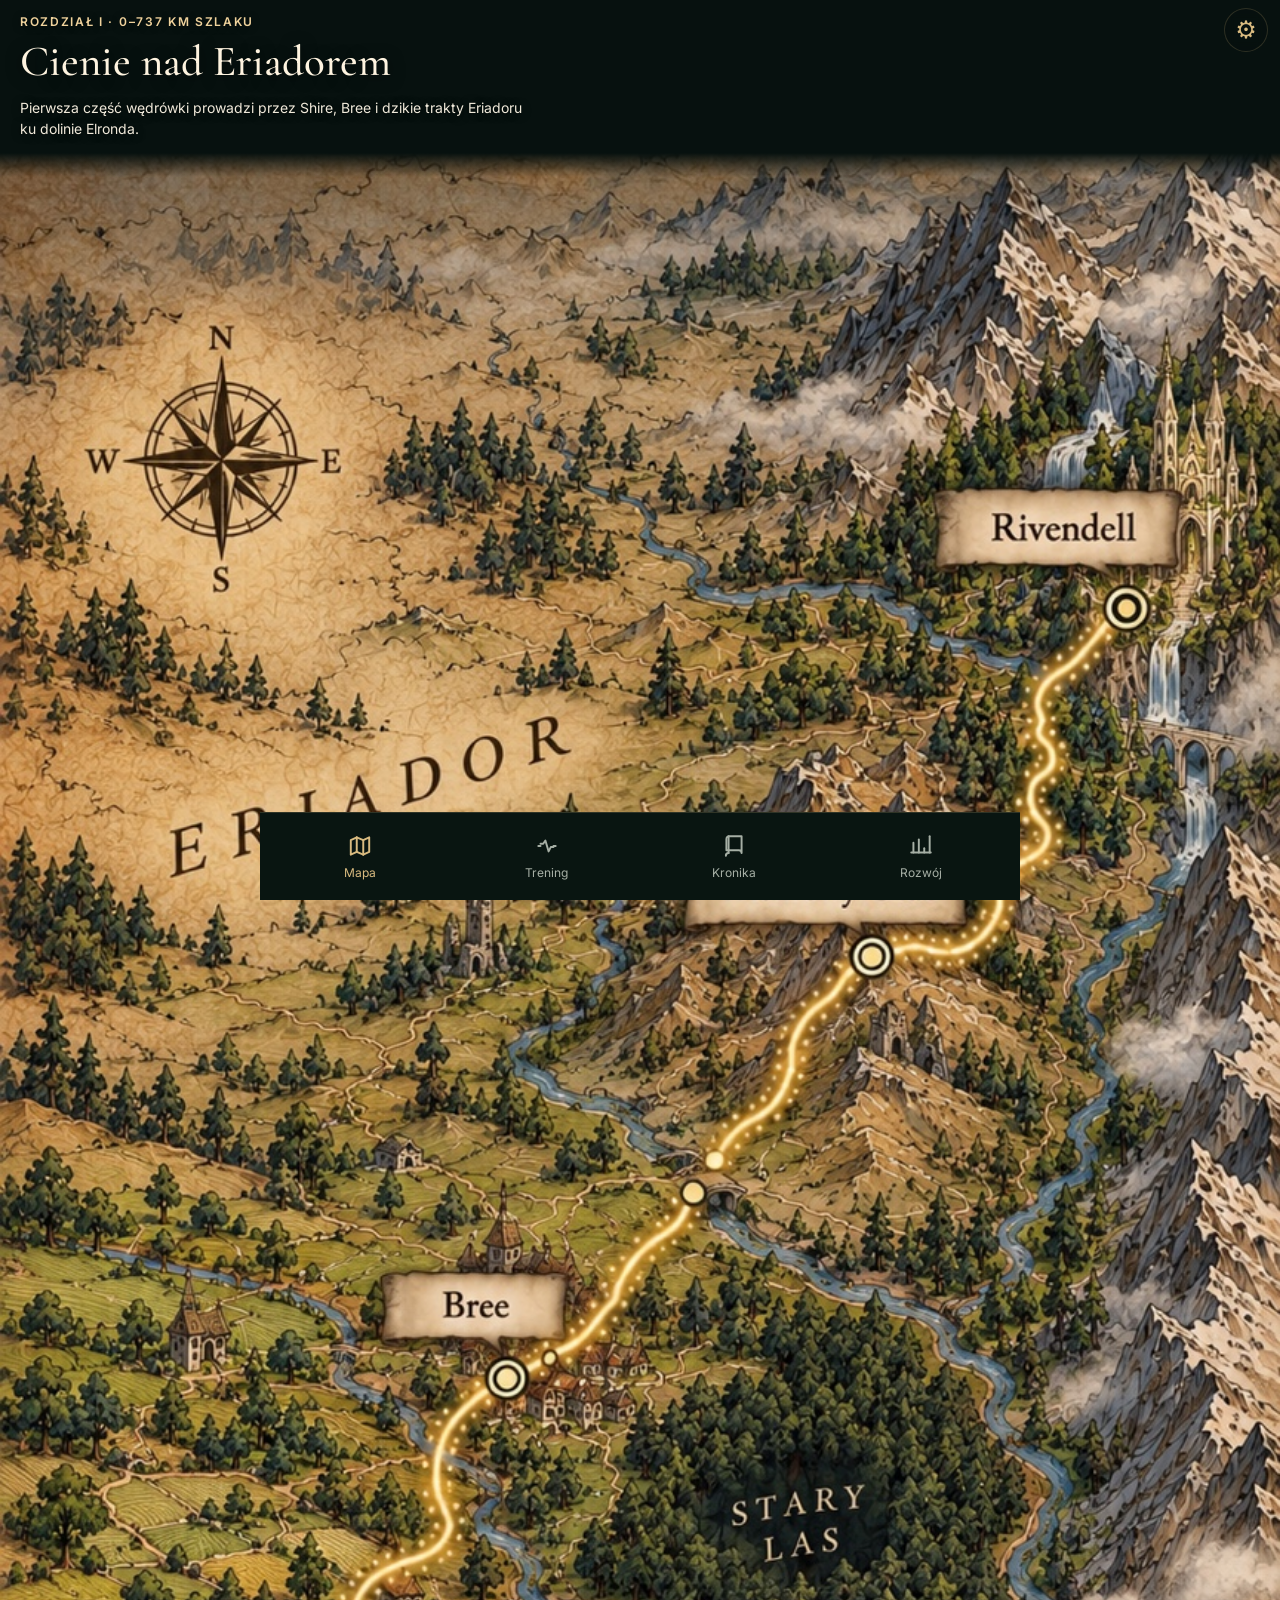
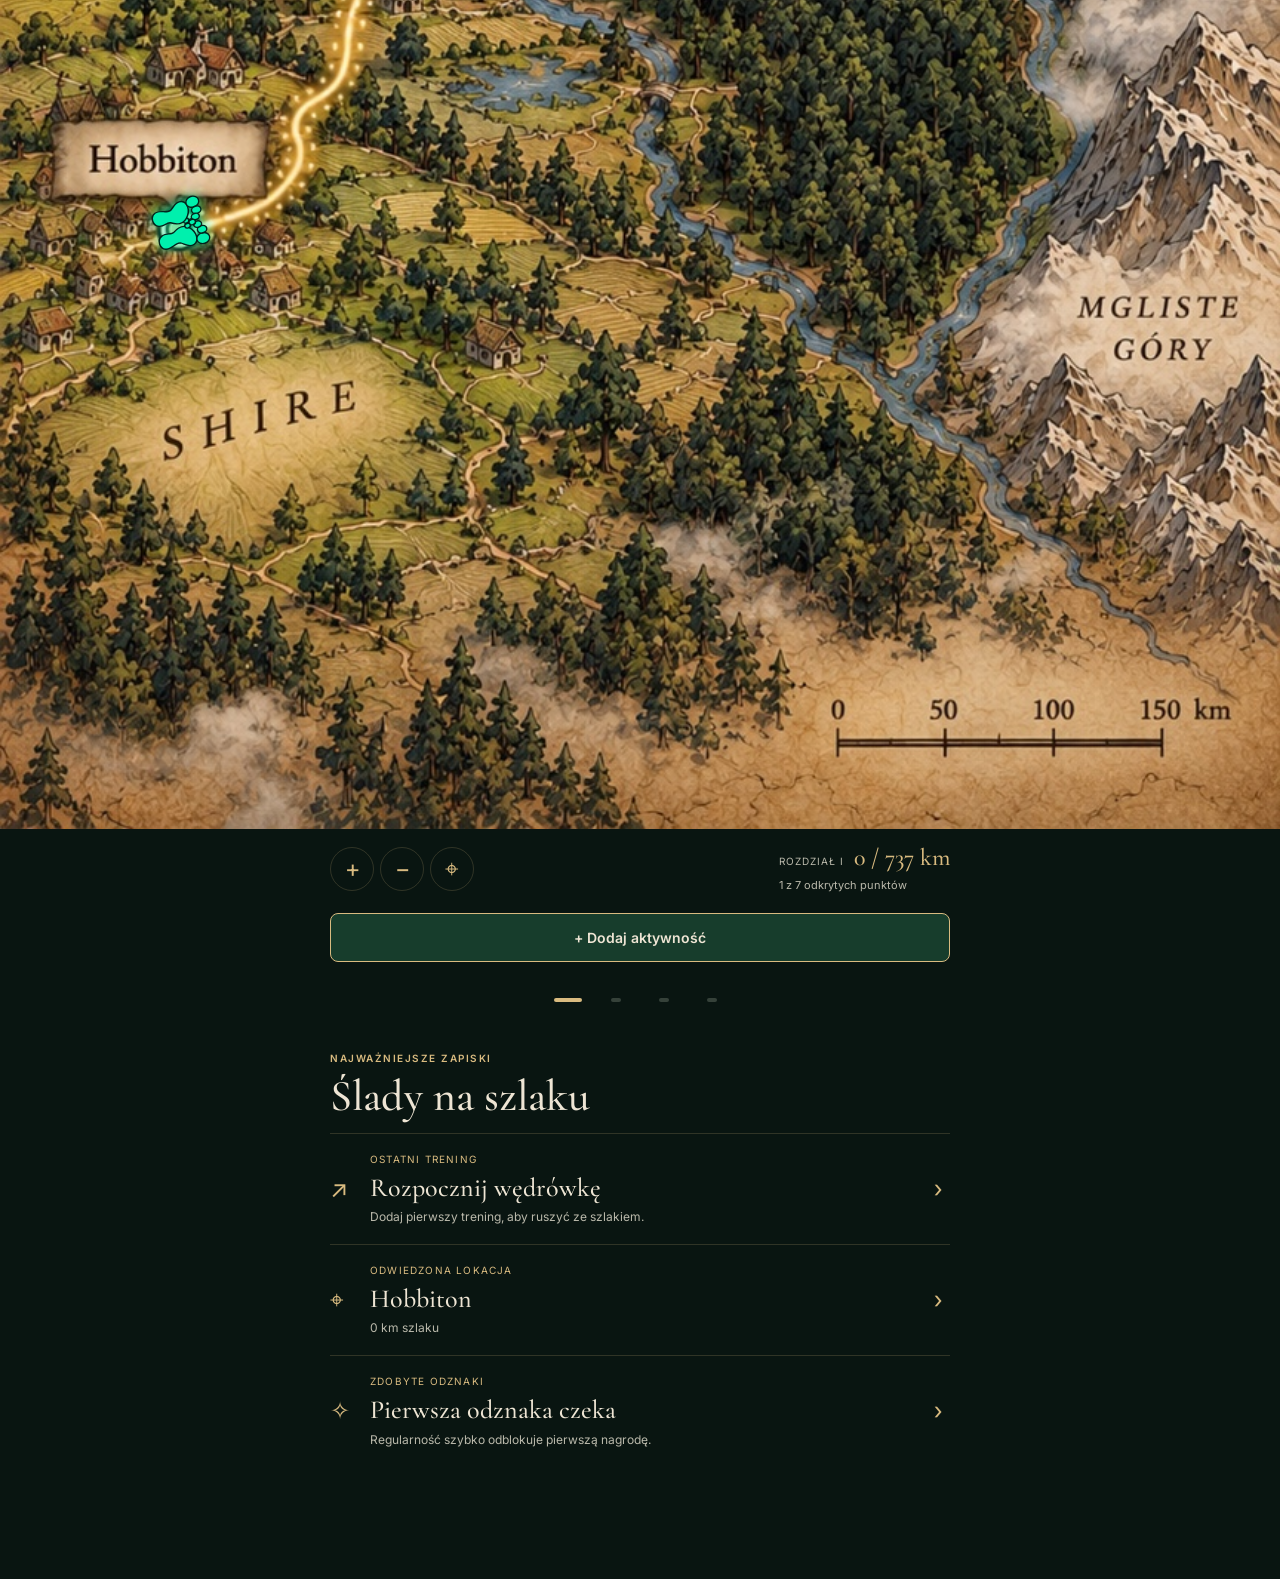
<file: index.html>
<!doctype html><html lang="pl"><head><meta charset="utf-8"><meta name="viewport" content="width=device-width,initial-scale=1,viewport-fit=cover,interactive-widget=resizes-content"><meta name="theme-color" content="#07110f"><meta name="apple-mobile-web-app-capable" content="yes"><meta name="apple-mobile-web-app-status-bar-style" content="black-translucent"><meta name="apple-mobile-web-app-title" content="Śródziemie"><title>Śródziemie · Droga Pierścienia</title><link rel="manifest" href="./manifest.webmanifest?v=20261022-2"><link rel="icon" href="./icon-192.png?v=20261022-2" type="image/svg+xml"><link rel="apple-touch-icon" href="./icon-180.png?v=20261022-2"><link rel="preconnect" href="https://fonts.googleapis.com"><link rel="preconnect" href="https://fonts.gstatic.com" crossorigin><link href="https://fonts.googleapis.com/css2?family=Cormorant+Garamond:wght@400;500;600;700&family=Inter:wght@400;500;600;700&display=swap" rel="stylesheet"><link rel="stylesheet" href="./style.css?v=20261023-footsteps-fix3"></head><body><div class="app"><header class="top"><div><small id="eyebrow">WYPRAWA I • DROGA FRODA</small><h1 id="pageTitle">Droga Pierścienia</h1></div><button class="icon-btn" id="settingsBtn" aria-label="Ustawienia">⚙</button></header><main id="screen"></main><nav class="bottom" aria-label="Nawigacja"><button data-view="map" class="active"><span class="nav-icon" aria-hidden="true"><svg viewBox="0 0 24 24" fill="none" stroke="currentColor" stroke-width="1.8" stroke-linecap="round" stroke-linejoin="round"><path d="M3.5 6.5 9 4l6 2.5L20.5 4v13.5L15 20l-6-2.5L3.5 20V6.5Z"/><path d="M9 4v13.5"/><path d="M15 6.5V20"/></svg></span><em>Mapa</em></button><button data-view="training"><span class="nav-icon" aria-hidden="true"><svg viewBox="0 0 24 24" fill="none" stroke="currentColor" stroke-width="1.8" stroke-linecap="round" stroke-linejoin="round"><path d="M6 10h2.5l2-3 3 10 2-4H18"/><path d="M4 12h2"/><path d="M18 12h2"/></svg></span><em>Trening</em></button><button data-view="chronicle"><span class="nav-icon" aria-hidden="true"><svg viewBox="0 0 24 24" fill="none" stroke="currentColor" stroke-width="1.8" stroke-linecap="round" stroke-linejoin="round"><path d="M5 5.5A2.5 2.5 0 0 1 7.5 3H19v15.5a2.5 2.5 0 0 0-2.5-2.5H5Z"/><path d="M7 3v15.5"/><path d="M7 18.5A2.5 2.5 0 0 0 4.5 21"/></svg></span><em>Kronika</em></button><button data-view="growth"><span class="nav-icon" aria-hidden="true"><svg viewBox="0 0 24 24" fill="none" stroke="currentColor" stroke-width="1.8" stroke-linecap="round" stroke-linejoin="round"><path d="M5 18V9"/><path d="M10 18V6"/><path d="M15 18v-4"/><path d="M20 18V3"/><path d="M3 18h18"/></svg></span><em>Rozwój</em></button></nav></div><div class="overlay" id="overlay" hidden><div class="sheet" id="sheet"></div></div><input id="importFile" type="file" accept="application/json,.json" hidden><script>window.addEventListener('error', function(e){ var target=document.getElementById('screen'); if(target && !target.children.length){ target.innerHTML='<section class="app-error"><h2>Nie udało się otworzyć mapy</h2><p>Nie straciłaś danych treningowych. Poniższy komunikat pomoże nam znaleźć przyczynę:</p><pre id="errorInfo"></pre></section>'; document.getElementById('errorInfo').textContent=String(e.message||'Błąd ładowania'); }});</script><script src="./app.js?v=20261023-footsteps-fix3" defer></script></body></html>
</file>
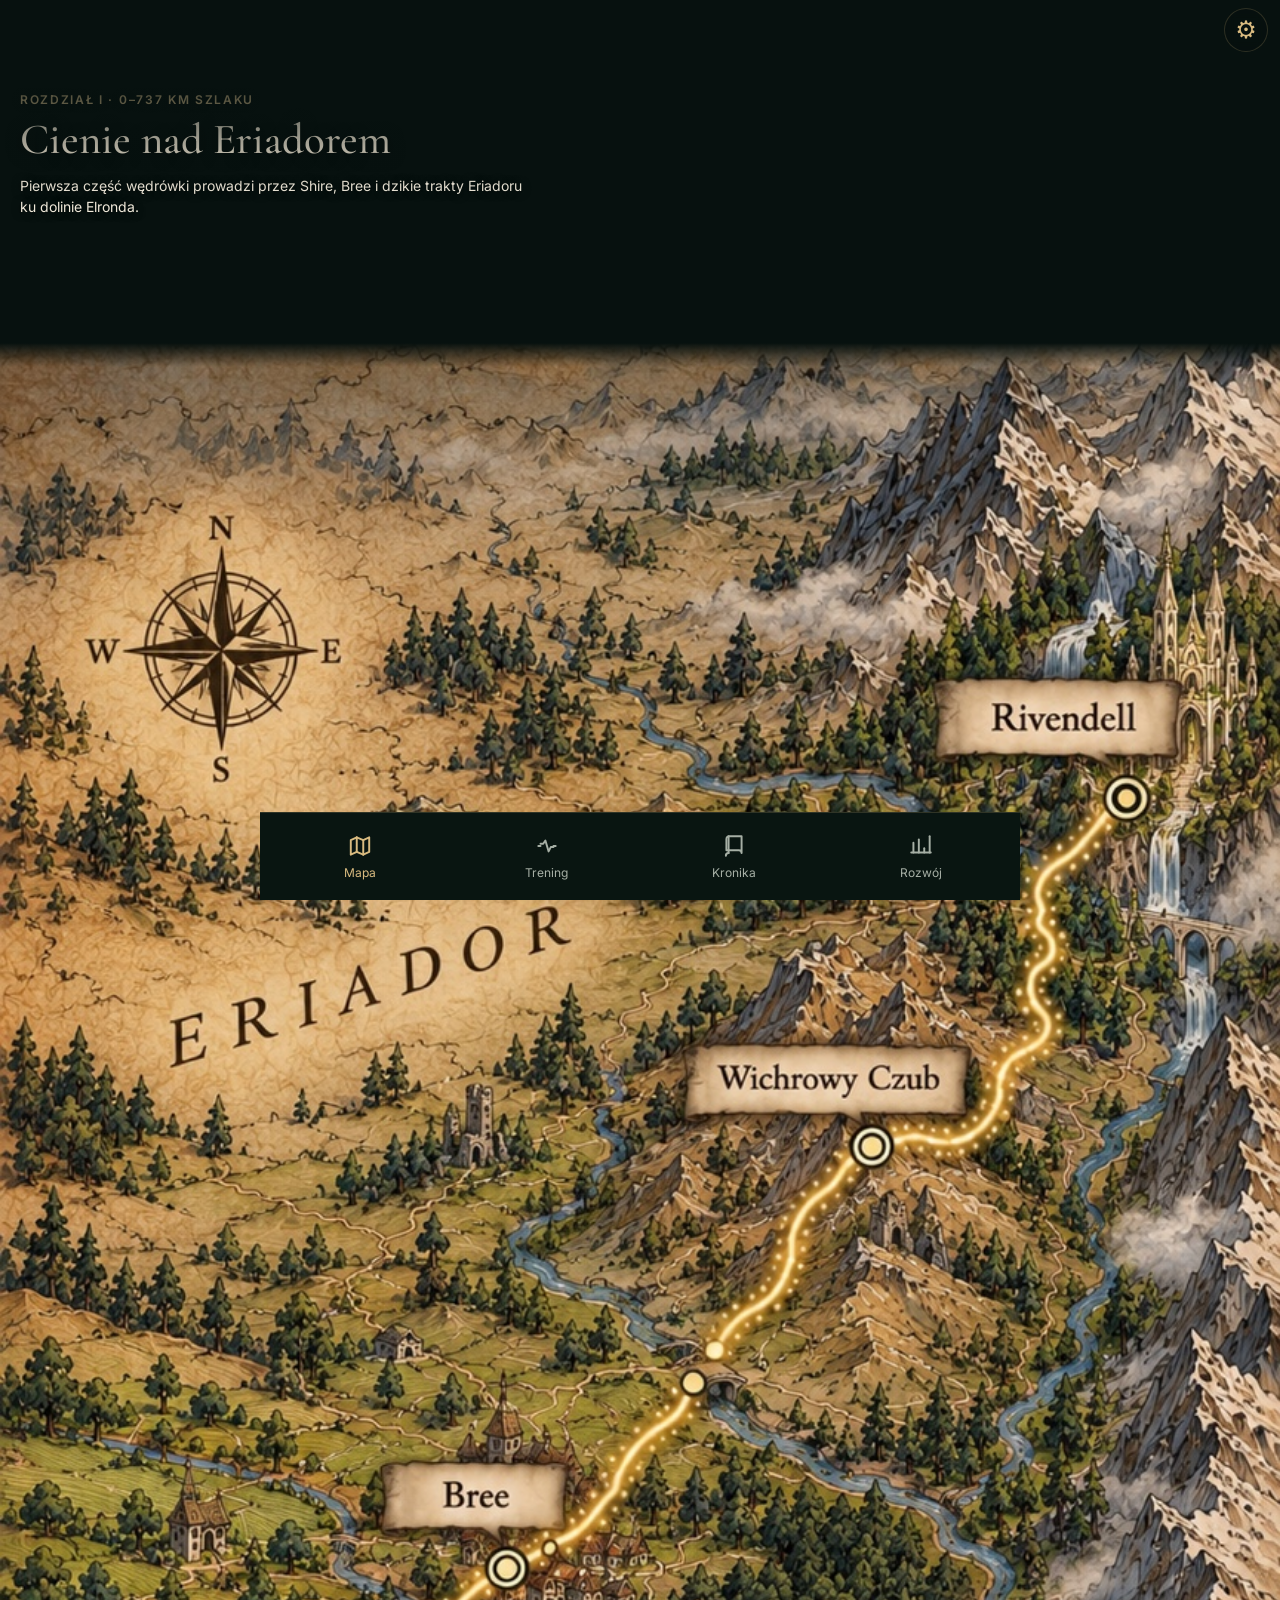
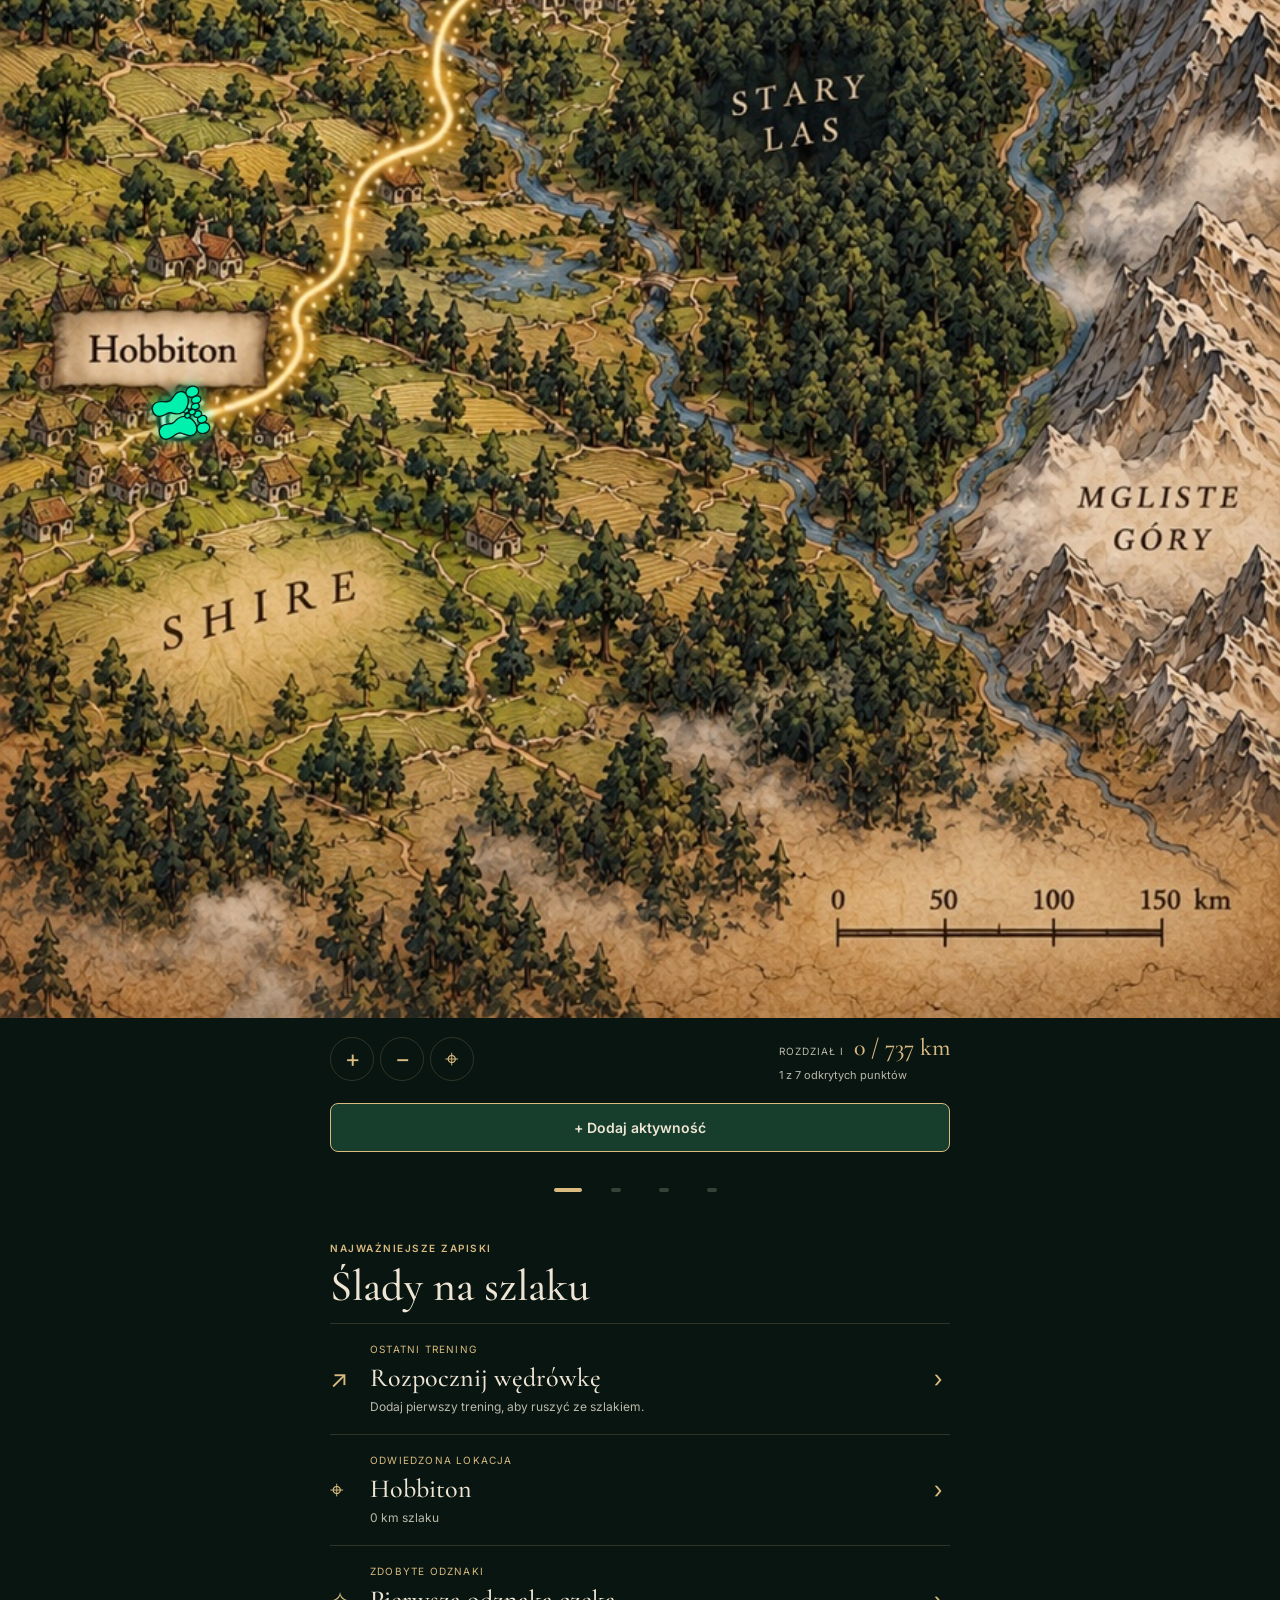
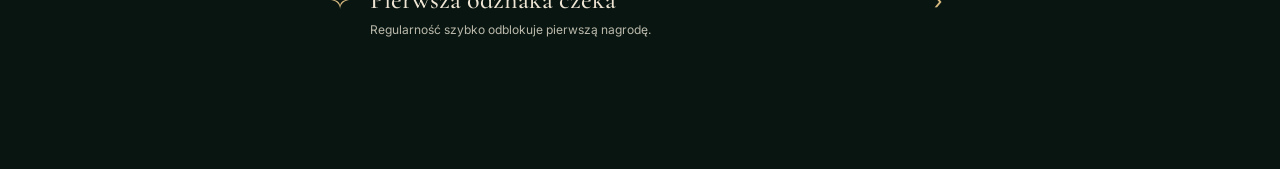
<file: Srodziemie-index-v12.html>
<!doctype html><html lang="pl"><head><meta charset="utf-8"><meta name="viewport" content="width=device-width,initial-scale=1,viewport-fit=cover,interactive-widget=resizes-content"><meta name="theme-color" content="#07110f"><meta name="apple-mobile-web-app-capable" content="yes"><meta name="apple-mobile-web-app-status-bar-style" content="black-translucent"><meta name="apple-mobile-web-app-title" content="Śródziemie"><title>Śródziemie · Droga Pierścienia</title><link rel="manifest" href="./manifest.webmanifest"><link rel="icon" href="./icon.svg" type="image/svg+xml"><link rel="apple-touch-icon" href="./icon-180.png"><link rel="preconnect" href="https://fonts.googleapis.com"><link rel="preconnect" href="https://fonts.gstatic.com" crossorigin><link href="https://fonts.googleapis.com/css2?family=Cormorant+Garamond:wght@400;500;600;700&family=Inter:wght@400;500;600;700&display=swap" rel="stylesheet"><link rel="stylesheet" href="./style.css?v=5.12">
<style id="map-header-refinement-v12">
/* Zsuń ilustracje niżej, zachowując proporcje i aktualny rozmiar tekstu. */
body.view-map .map-hero{padding-top:0!important;background:#07110f}
body.view-map .map-hero .map-stage{margin:clamp(108px,14vh,148px) 0 0!important;overflow:hidden;aspect-ratio:2/3}
body.view-map .map-hero .map-stage[data-chapter="1"]{aspect-ratio:9/16}
body.view-map .map-hero .map-art{inset:0;width:100%;height:100%}
body.view-map .map-hero .map-landscape{display:block;width:100%;height:100%;object-fit:contain!important;object-position:center top}
body.view-map .map-hero::before{
 content:"";position:absolute;inset:0 0 auto;height:clamp(185px,22vh,240px);
 z-index:2;pointer-events:none;
 background:linear-gradient(to bottom,
 rgba(7,17,15,.94) 0%,rgba(7,17,15,.86) 26%,
 rgba(7,17,15,.58) 58%,rgba(7,17,15,.18) 84%,
 rgba(7,17,15,0) 100%);
}
body.view-map .map-hero .map-copy{padding-top:clamp(86px,10vh,116px);padding-bottom:0;pointer-events:none}
body.view-map .map-hero .map-copy::before{background:none!important}
body.view-map .map-hero .map-copy .eyebrow{font-size:clamp(10px,2.5vw,12px);letter-spacing:.14em;margin-bottom:7px}
body.view-map .map-hero .map-copy h2{font-size:clamp(31px,7.7vw,43px);line-height:1.08;max-width:13em;margin-bottom:12px}
body.view-map .map-hero .map-copy p{font-size:clamp(12px,3.05vw,14px);line-height:1.5;max-width:37em}
</style></head><body><div class="app"><header class="top"><div><small id="eyebrow">WYPRAWA I • DROGA FRODA</small><h1 id="pageTitle">Droga Pierścienia</h1></div><button class="icon-btn" id="settingsBtn" aria-label="Ustawienia">⚙</button></header><main id="screen"></main><nav class="bottom" aria-label="Nawigacja"><button data-view="map" class="active"><span class="nav-icon" aria-hidden="true"><svg viewBox="0 0 24 24" fill="none" stroke="currentColor" stroke-width="1.8" stroke-linecap="round" stroke-linejoin="round"><path d="M3.5 6.5 9 4l6 2.5L20.5 4v13.5L15 20l-6-2.5L3.5 20V6.5Z"/><path d="M9 4v13.5"/><path d="M15 6.5V20"/></svg></span><em>Mapa</em></button><button data-view="training"><span class="nav-icon" aria-hidden="true"><svg viewBox="0 0 24 24" fill="none" stroke="currentColor" stroke-width="1.8" stroke-linecap="round" stroke-linejoin="round"><path d="M6 10h2.5l2-3 3 10 2-4H18"/><path d="M4 12h2"/><path d="M18 12h2"/></svg></span><em>Trening</em></button><button data-view="chronicle"><span class="nav-icon" aria-hidden="true"><svg viewBox="0 0 24 24" fill="none" stroke="currentColor" stroke-width="1.8" stroke-linecap="round" stroke-linejoin="round"><path d="M5 5.5A2.5 2.5 0 0 1 7.5 3H19v15.5a2.5 2.5 0 0 0-2.5-2.5H5Z"/><path d="M7 3v15.5"/><path d="M7 18.5A2.5 2.5 0 0 0 4.5 21"/></svg></span><em>Kronika</em></button><button data-view="growth"><span class="nav-icon" aria-hidden="true"><svg viewBox="0 0 24 24" fill="none" stroke="currentColor" stroke-width="1.8" stroke-linecap="round" stroke-linejoin="round"><path d="M5 18V9"/><path d="M10 18V6"/><path d="M15 18v-4"/><path d="M20 18V3"/><path d="M3 18h18"/></svg></span><em>Rozwój</em></button></nav></div><div class="overlay" id="overlay" hidden><div class="sheet" id="sheet"></div></div><input id="importFile" type="file" accept="application/json,.json" hidden><script>window.addEventListener('error', function(e){ var target=document.getElementById('screen'); if(target && !target.children.length){ target.innerHTML='<section class="app-error"><h2>Nie udało się otworzyć mapy</h2><p>Nie straciłaś danych treningowych. Poniższy komunikat pomoże nam znaleźć przyczynę:</p><pre id="errorInfo"></pre></section>'; document.getElementById('errorInfo').textContent=String(e.message||'Błąd ładowania'); }});</script><script src="./app.js?v=5.8" defer></script></body></html>
</file>
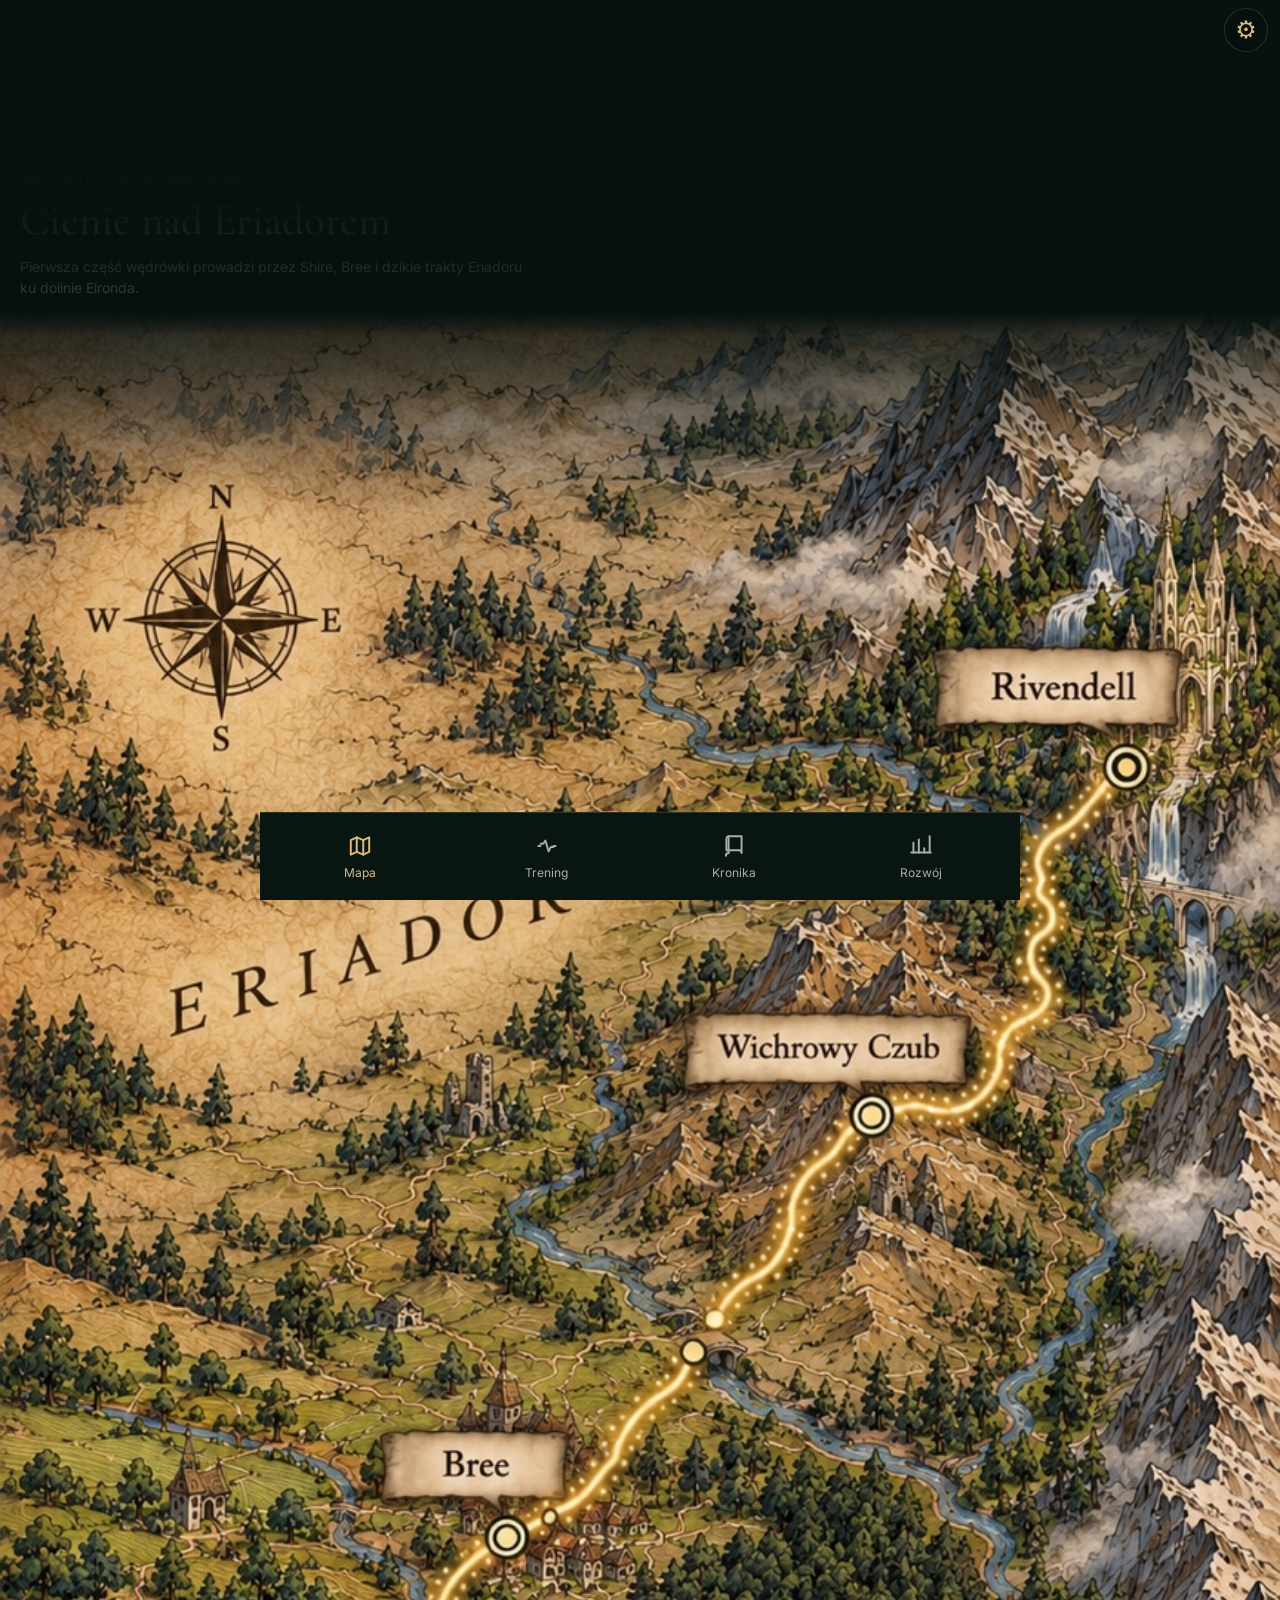
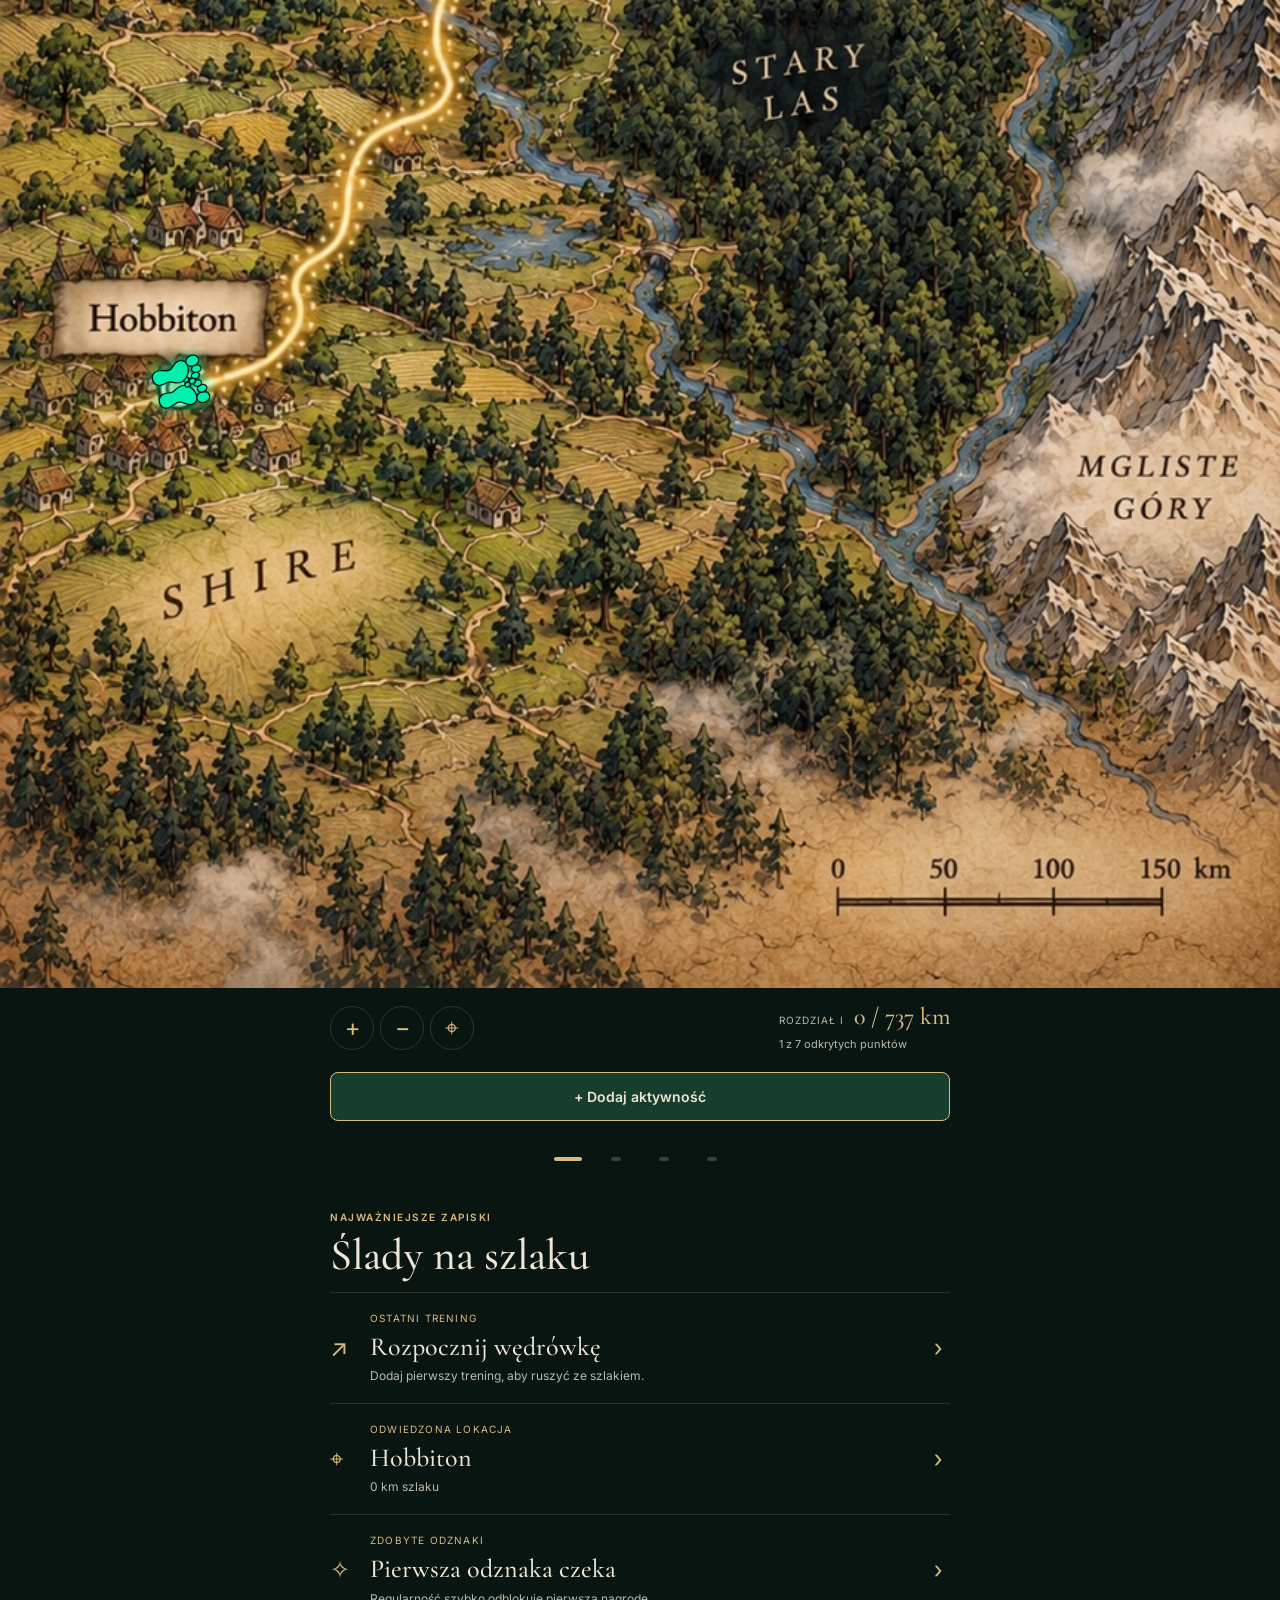
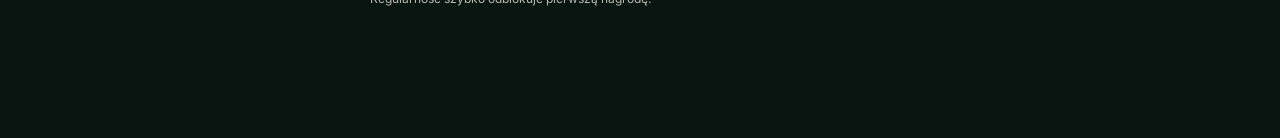
<file: Srodziemie-index-v8.html>
<!doctype html><html lang="pl"><head><meta charset="utf-8"><meta name="viewport" content="width=device-width,initial-scale=1,viewport-fit=cover,interactive-widget=resizes-content"><meta name="theme-color" content="#07110f"><meta name="apple-mobile-web-app-capable" content="yes"><meta name="apple-mobile-web-app-status-bar-style" content="black-translucent"><meta name="apple-mobile-web-app-title" content="Śródziemie"><title>Śródziemie · Droga Pierścienia</title><link rel="manifest" href="./manifest.webmanifest"><link rel="icon" href="./icon.svg" type="image/svg+xml"><link rel="apple-touch-icon" href="./icon-180.png"><link rel="preconnect" href="https://fonts.googleapis.com"><link rel="preconnect" href="https://fonts.gstatic.com" crossorigin><link href="https://fonts.googleapis.com/css2?family=Cormorant+Garamond:wght@400;500;600;700&family=Inter:wght@400;500;600;700&display=swap" rel="stylesheet"><link rel="stylesheet" href="./style.css?v=5.9">
<style id="map-header-refinement-v8">
/* Nagłówek pozostaje wysoko, mapa zachodzi pod niego bez widocznego cięcia. */
body.view-map .map-hero {
  padding-top: clamp(75px, 11vh, 105px);
  background: #07110f;
}
/* Intensywny początek i płynne odsłanianie ilustracji dalej w dół. */
body.view-map .map-hero::before {
  content: "";
  position: absolute;
  inset: 0 0 auto;
  height: clamp(470px, 57vh, 600px);
  z-index: 2;
  pointer-events: none;
  background: linear-gradient(to bottom,
    #07110f 0%,
    #07110f 28%,
    rgba(7,17,15,.98) 41%,
    rgba(7,17,15,.86) 55%,
    rgba(7,17,15,.54) 72%,
    rgba(7,17,15,.16) 88%,
    rgba(7,17,15,0) 100%);
}
body.view-map .map-hero .map-copy {
  padding-top: clamp(60px, 8vh, 90px);
}
body.view-map .map-hero .map-copy::before {
  background: none;
}
</style></head><body><div class="app"><header class="top"><div><small id="eyebrow">WYPRAWA I • DROGA FRODA</small><h1 id="pageTitle">Droga Pierścienia</h1></div><button class="icon-btn" id="settingsBtn" aria-label="Ustawienia">⚙</button></header><main id="screen"></main><nav class="bottom" aria-label="Nawigacja"><button data-view="map" class="active"><span class="nav-icon" aria-hidden="true"><svg viewBox="0 0 24 24" fill="none" stroke="currentColor" stroke-width="1.8" stroke-linecap="round" stroke-linejoin="round"><path d="M3.5 6.5 9 4l6 2.5L20.5 4v13.5L15 20l-6-2.5L3.5 20V6.5Z"/><path d="M9 4v13.5"/><path d="M15 6.5V20"/></svg></span><em>Mapa</em></button><button data-view="training"><span class="nav-icon" aria-hidden="true"><svg viewBox="0 0 24 24" fill="none" stroke="currentColor" stroke-width="1.8" stroke-linecap="round" stroke-linejoin="round"><path d="M6 10h2.5l2-3 3 10 2-4H18"/><path d="M4 12h2"/><path d="M18 12h2"/></svg></span><em>Trening</em></button><button data-view="chronicle"><span class="nav-icon" aria-hidden="true"><svg viewBox="0 0 24 24" fill="none" stroke="currentColor" stroke-width="1.8" stroke-linecap="round" stroke-linejoin="round"><path d="M5 5.5A2.5 2.5 0 0 1 7.5 3H19v15.5a2.5 2.5 0 0 0-2.5-2.5H5Z"/><path d="M7 3v15.5"/><path d="M7 18.5A2.5 2.5 0 0 0 4.5 21"/></svg></span><em>Kronika</em></button><button data-view="growth"><span class="nav-icon" aria-hidden="true"><svg viewBox="0 0 24 24" fill="none" stroke="currentColor" stroke-width="1.8" stroke-linecap="round" stroke-linejoin="round"><path d="M5 18V9"/><path d="M10 18V6"/><path d="M15 18v-4"/><path d="M20 18V3"/><path d="M3 18h18"/></svg></span><em>Rozwój</em></button></nav></div><div class="overlay" id="overlay" hidden><div class="sheet" id="sheet"></div></div><input id="importFile" type="file" accept="application/json,.json" hidden><script>window.addEventListener('error', function(e){ var target=document.getElementById('screen'); if(target && !target.children.length){ target.innerHTML='<section class="app-error"><h2>Nie udało się otworzyć mapy</h2><p>Nie straciłaś danych treningowych. Poniższy komunikat pomoże nam znaleźć przyczynę:</p><pre id="errorInfo"></pre></section>'; document.getElementById('errorInfo').textContent=String(e.message||'Błąd ładowania'); }});</script><script src="./app.js?v=5.8" defer></script></body></html>
</file>
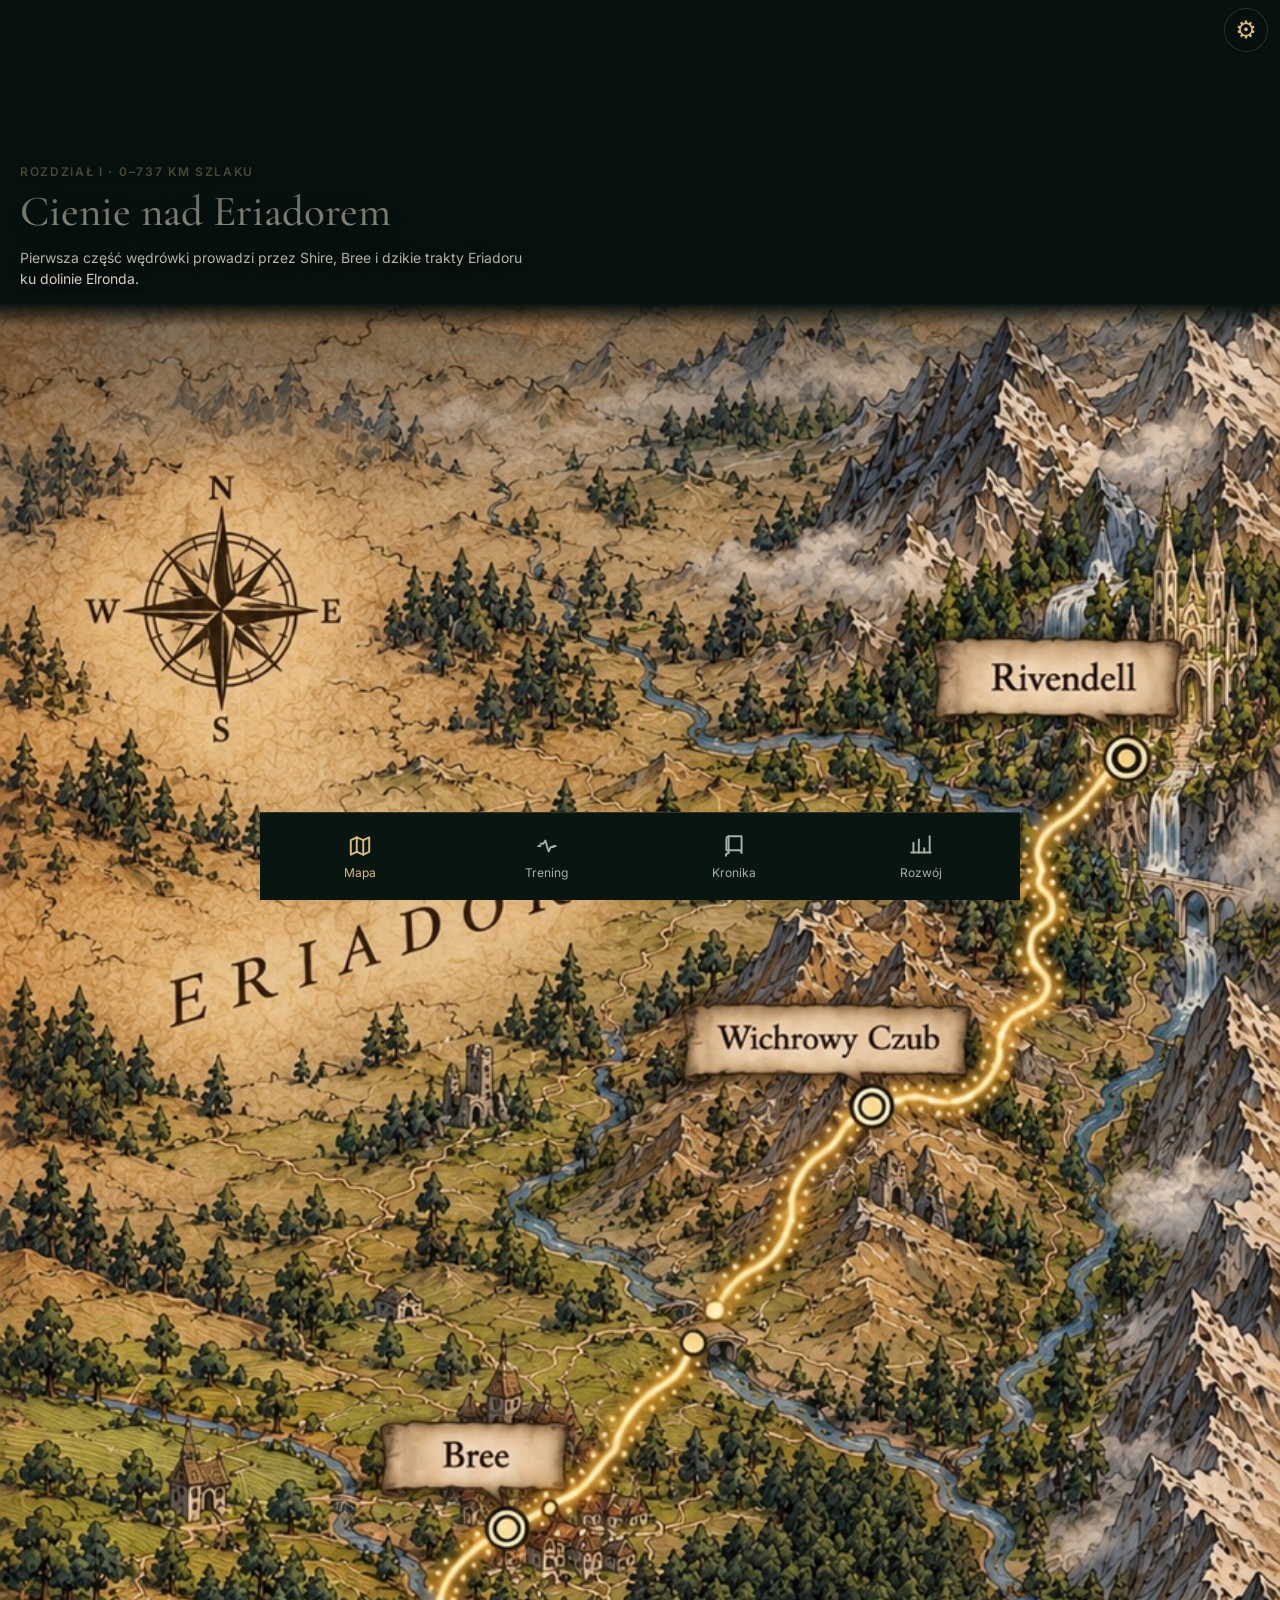
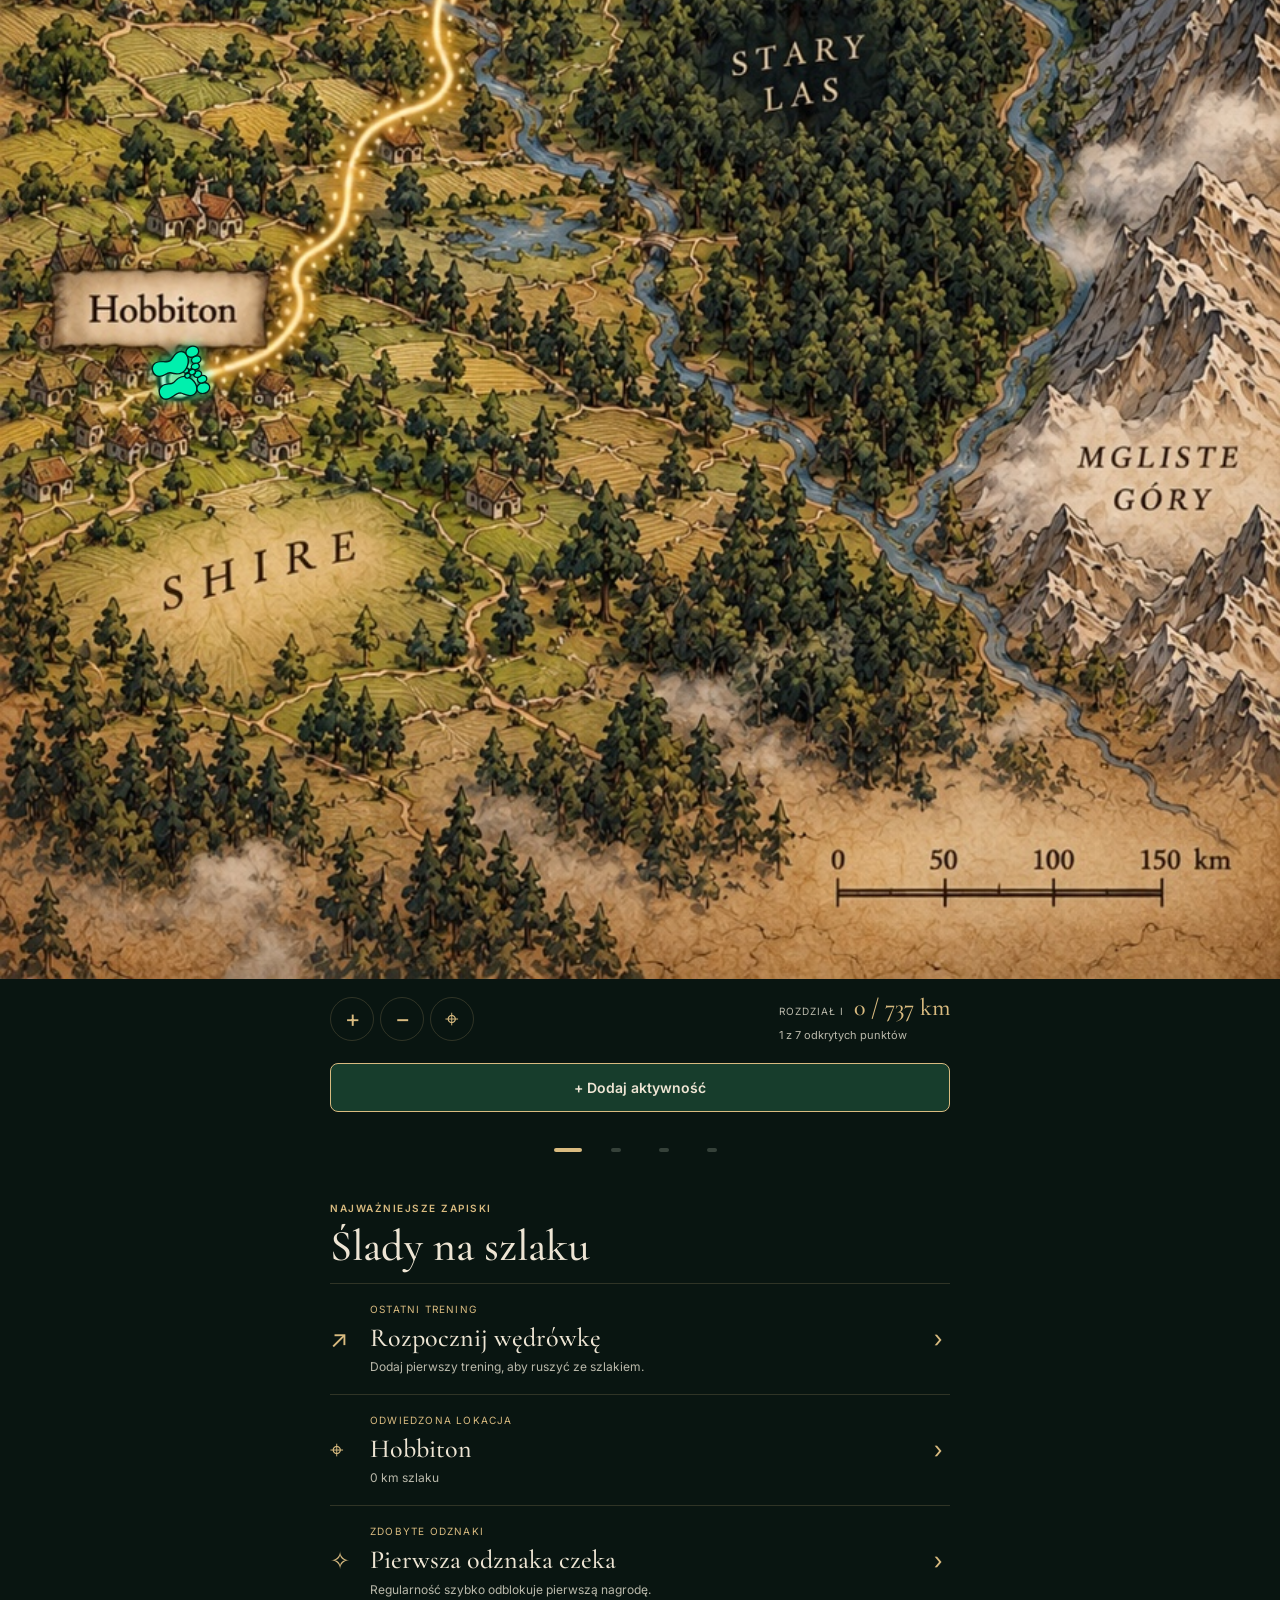
<file: Srodziemie-index-v9.html>
<!doctype html><html lang="pl"><head><meta charset="utf-8"><meta name="viewport" content="width=device-width,initial-scale=1,viewport-fit=cover,interactive-widget=resizes-content"><meta name="theme-color" content="#07110f"><meta name="apple-mobile-web-app-capable" content="yes"><meta name="apple-mobile-web-app-status-bar-style" content="black-translucent"><meta name="apple-mobile-web-app-title" content="Śródziemie"><title>Śródziemie · Droga Pierścienia</title><link rel="manifest" href="./manifest.webmanifest"><link rel="icon" href="./icon.svg" type="image/svg+xml"><link rel="apple-touch-icon" href="./icon-180.png"><link rel="preconnect" href="https://fonts.googleapis.com"><link rel="preconnect" href="https://fonts.gstatic.com" crossorigin><link href="https://fonts.googleapis.com/css2?family=Cormorant+Garamond:wght@400;500;600;700&family=Inter:wght@400;500;600;700&display=swap" rel="stylesheet"><link rel="stylesheet" href="./style.css?v=5.9">
<style id="map-header-refinement-v9">
/* Grafika wyżej, tekst niżej, gradient krótszy. */
body.view-map .map-hero {
  padding-top: clamp(42px, 6vh, 64px);
  background: #07110f;
}
body.view-map .map-hero::before {
  content: "";
  position: absolute;
  inset: 0 0 auto;
  height: clamp(270px, 34vh, 360px);
  z-index: 2;
  pointer-events: none;
  background: linear-gradient(to bottom,
    #07110f 0%,
    rgba(7,17,15,.98) 20%,
    rgba(7,17,15,.88) 44%,
    rgba(7,17,15,.52) 72%,
    rgba(7,17,15,.14) 90%,
    rgba(7,17,15,0) 100%);
}
body.view-map .map-hero .map-copy {
  padding-top: clamp(92px, 12vh, 128px);
}
body.view-map .map-hero .map-copy::before {
  background: none;
}
</style></head><body><div class="app"><header class="top"><div><small id="eyebrow">WYPRAWA I • DROGA FRODA</small><h1 id="pageTitle">Droga Pierścienia</h1></div><button class="icon-btn" id="settingsBtn" aria-label="Ustawienia">⚙</button></header><main id="screen"></main><nav class="bottom" aria-label="Nawigacja"><button data-view="map" class="active"><span class="nav-icon" aria-hidden="true"><svg viewBox="0 0 24 24" fill="none" stroke="currentColor" stroke-width="1.8" stroke-linecap="round" stroke-linejoin="round"><path d="M3.5 6.5 9 4l6 2.5L20.5 4v13.5L15 20l-6-2.5L3.5 20V6.5Z"/><path d="M9 4v13.5"/><path d="M15 6.5V20"/></svg></span><em>Mapa</em></button><button data-view="training"><span class="nav-icon" aria-hidden="true"><svg viewBox="0 0 24 24" fill="none" stroke="currentColor" stroke-width="1.8" stroke-linecap="round" stroke-linejoin="round"><path d="M6 10h2.5l2-3 3 10 2-4H18"/><path d="M4 12h2"/><path d="M18 12h2"/></svg></span><em>Trening</em></button><button data-view="chronicle"><span class="nav-icon" aria-hidden="true"><svg viewBox="0 0 24 24" fill="none" stroke="currentColor" stroke-width="1.8" stroke-linecap="round" stroke-linejoin="round"><path d="M5 5.5A2.5 2.5 0 0 1 7.5 3H19v15.5a2.5 2.5 0 0 0-2.5-2.5H5Z"/><path d="M7 3v15.5"/><path d="M7 18.5A2.5 2.5 0 0 0 4.5 21"/></svg></span><em>Kronika</em></button><button data-view="growth"><span class="nav-icon" aria-hidden="true"><svg viewBox="0 0 24 24" fill="none" stroke="currentColor" stroke-width="1.8" stroke-linecap="round" stroke-linejoin="round"><path d="M5 18V9"/><path d="M10 18V6"/><path d="M15 18v-4"/><path d="M20 18V3"/><path d="M3 18h18"/></svg></span><em>Rozwój</em></button></nav></div><div class="overlay" id="overlay" hidden><div class="sheet" id="sheet"></div></div><input id="importFile" type="file" accept="application/json,.json" hidden><script>window.addEventListener('error', function(e){ var target=document.getElementById('screen'); if(target && !target.children.length){ target.innerHTML='<section class="app-error"><h2>Nie udało się otworzyć mapy</h2><p>Nie straciłaś danych treningowych. Poniższy komunikat pomoże nam znaleźć przyczynę:</p><pre id="errorInfo"></pre></section>'; document.getElementById('errorInfo').textContent=String(e.message||'Błąd ładowania'); }});</script><script src="./app.js?v=5.8" defer></script></body></html>
</file>
<file: style.css>
:root{--bg:#091511;--text:#eee5d4;--dim:#bab9ab;--gold:#d9bb80;--edge:#d9bb8030;--nav-height:88px;--safe-bottom:env(safe-area-inset-bottom,0px)}
*{box-sizing:border-box}
html,body{margin:0;min-height:100%;background:var(--bg);color:var(--text);font:14px/1.5 Inter,system-ui,sans-serif}
button,input,select,textarea{font:inherit}button{cursor:pointer;color:inherit}button:disabled{cursor:default;opacity:.4}button:focus-visible,a:focus-visible{outline:2px solid var(--gold);outline-offset:4px}
button{-webkit-tap-highlight-color:transparent}img{max-width:100%;height:auto}h1,h2,h3{font-family:'Cormorant Garamond',Georgia,serif;font-weight:500;line-height:1.08;margin:0 0 12px}h2{font-size:clamp(32px,8vw,44px)}h3{font-size:28px}p{margin:0 0 14px}
.app{max-width:760px;min-height:100dvh;margin:auto;padding-bottom:calc(var(--nav-height) + var(--safe-bottom) + 24px)}
.top{display:flex;align-items:center;justify-content:space-between;gap:12px;padding:calc(18px + env(safe-area-inset-top,0px)) 20px 18px}.top small,.eyebrow{font:600 10px/1.6 Inter,system-ui,sans-serif;letter-spacing:.15em;color:var(--gold)}.top h1{font-size:30px;margin:6px 0 0}.icon-btn{flex-shrink:0;width:44px;height:44px;border:1px solid var(--edge);border-radius:50%;background:transparent;color:var(--gold);font-size:24px}
body.view-map .app{max-width:none}
body.view-map .top>div{display:none}
body.view-map .top{position:absolute;z-index:5;right:max(12px,env(safe-area-inset-right,0px));top:calc(8px + env(safe-area-inset-top,0px));padding:0}
body.view-map .top .icon-btn{background:rgba(7,17,15,.45);backdrop-filter:blur(6px);-webkit-backdrop-filter:blur(6px)}
.bottom{position:fixed;z-index:20;left:0;right:0;bottom:0;width:100%;max-width:760px;margin:auto;display:grid;grid-template-columns:repeat(4,minmax(0,1fr));height:calc(var(--nav-height) + var(--safe-bottom));padding:8px max(6px,env(safe-area-inset-left,0px)) calc(8px + var(--safe-bottom)) max(6px,env(safe-area-inset-right,0px));background:#091511;border-top:1px solid var(--edge)}
.bottom button{border:0;background:none;min-width:0;min-height:44px;display:flex;flex-direction:column;align-items:center;justify-content:center;gap:4px;color:#a6afa5}.bottom button.active{color:var(--gold)}.nav-icon{width:28px;height:28px;display:grid;place-items:center}.nav-icon svg{display:block;width:26px;height:26px}.bottom em{font-size:12px;font-style:normal;white-space:nowrap}
.page{padding:12px 20px 0}.section-block{padding-bottom:24px;margin-bottom:24px;border-bottom:1px solid var(--edge)}.section-block:last-child{border:0}.section-header .eyebrow{display:block;margin-bottom:8px}.section-header h2{font-size:clamp(34px,9vw,48px);max-width:15em}.section-lead{font-size:15px;color:var(--dim)}.soft-title{font-size:clamp(28px,7vw,36px)!important}.tag-row{display:flex;flex-wrap:wrap;gap:8px;margin:16px 0}.pill{font-size:12px;color:var(--gold);padding:4px 0;margin-right:12px}.cta-stack{display:grid;gap:10px}.primary,.secondary{min-height:44px;padding:13px 16px;border-radius:12px}.primary{display:block;width:100%;border:0;background:var(--gold);color:#142018;font-weight:600;text-align:center}.secondary{border:1px solid var(--edge);background:transparent;color:var(--gold)}.link-btn{border:0;background:transparent;color:var(--gold);min-height:44px;padding:8px}.panel{margin-bottom:24px}.between,.statsline{display:flex;align-items:center;justify-content:space-between;gap:12px}.mini-title{font-size:26px}.muted,.note,.tiny,.empty{color:var(--dim)}.note,.tiny{font-size:12px}.note{line-height:1.6}.empty{text-align:center;padding:24px 8px}.danger{color:#efb1a3}
.entry,.list-row{padding:18px 0;border-bottom:1px solid var(--edge)}.entry:last-child,.list-row:last-child{border:0}.entry-head{display:flex;align-items:baseline;justify-content:space-between;gap:12px;flex-wrap:wrap}.entry-head>div:first-child{flex:1;min-width:140px}.entry-title{font:500 28px/1.15 'Cormorant Garamond',Georgia,serif}.entry-head>.entry-title{font-size:32px!important;white-space:nowrap}.entry-meta{font-size:12px;color:var(--dim);margin-top:7px}.entry-actions{margin-top:12px}.list-row{display:flex;justify-content:space-between;gap:12px;align-items:center}.list-row strong,.list-row small{display:block}.list-row small{color:var(--dim);font-size:12px}.summary-strip,.mini-grid,.metrics{display:grid;grid-template-columns:repeat(3,minmax(0,1fr));gap:14px;margin-top:16px}.summary-strip .value,.mini-grid b,.metrics strong{display:block;font:500 36px/1.1 'Cormorant Garamond',Georgia,serif;color:var(--gold)}.summary-strip .label,.mini-grid span,.metrics small{display:block;font-size:12px;color:var(--dim);margin-top:6px}.chart{width:100%;height:auto;display:block}.chart text{fill:var(--dim);font-size:10px}.chart .gridline{stroke:var(--edge)}.chart .bar{fill:#85aa94}
/* Header and artwork are separate flow rows. Only the image defines map height. */
.map-shell{width:100%;margin:0;padding:0}
.map-hero{width:100%;background:#07110f}
.map-copy{padding:calc(12px + env(safe-area-inset-top,0px)) max(20px,env(safe-area-inset-left,0px)) 14px max(20px,env(safe-area-inset-right,0px))}.map-copy .eyebrow{padding-right:48px}
.map-copy .eyebrow{display:block;color:#efd29c;font-size:clamp(10px,2.5vw,12px);letter-spacing:.14em;margin-bottom:7px;text-shadow:0 1px 7px rgba(0,0,0,.55)}
.map-copy h2{color:#fff4e0;text-shadow:0 2px 15px rgba(0,0,0,.7);font-size:clamp(31px,7.7vw,43px);line-height:1.08;max-width:13em;margin-bottom:12px}
.map-copy p{color:#f0e9da;text-shadow:0 1px 9px rgba(0,0,0,.75);font-size:clamp(12px,3.05vw,14px);line-height:1.5;max-width:37em;margin:0}
.map-stage{position:relative;width:100%;isolation:isolate;touch-action:pan-y}
.map-art{position:relative;width:100%;transform-origin:center;will-change:transform}
.map-landscape{display:block;width:100%;height:auto}
/* A short fade joins the backgrounds; it never sizes or clips the image.
   It ends before the highest route anchor (5.7% in chapter IV), including at 320px. */
.map-stage::before{content:'';position:absolute;z-index:1;inset:0 0 auto;height:min(4vw,24px);background:linear-gradient(to bottom,#07110f,rgba(7,17,15,0));pointer-events:none}
/* Clip only the deliberate zoom viewport, never the resting illustration. */
.map-stage.is-zoomed{overflow:hidden}
.map-stage.is-zoomed::before{display:none}
.map-controls{display:flex;align-items:center;justify-content:space-between;gap:12px;flex-wrap:wrap;padding:16px 0}.map-tools{display:flex;gap:6px}.map-tools button{width:44px;height:44px;border:1px solid var(--edge);border-radius:50%;background:transparent;color:var(--gold);font-size:24px}.map-bottom-hud{display:grid;gap:4px}.map-bottom-row{display:flex;flex-wrap:wrap;gap:10px;align-items:baseline}.hud-pill{font-size:11px;color:var(--dim)}.hud-pill.main-km{font:500 24px/1.2 'Cormorant Garamond',Georgia,serif;color:var(--gold)}.map-chapter-pill{font-size:10px;letter-spacing:.1em}.chapter-track{display:flex;justify-content:center;gap:4px}.chapter-dot{position:relative;min-width:44px;height:44px;border:0;background:none}.chapter-dot:after{content:'';position:absolute;width:10px;height:4px;border-radius:6px;left:50%;top:50%;transform:translate(-50%,-50%);background:#778476}.chapter-dot.on:after{width:28px;background:var(--gold)}.map-swipe-hint{text-align:center;font-size:12px;color:var(--dim);margin:0 0 20px}.map-lower{padding-top:24px}.map-lower h2{margin-top:6px}.journey-feed-item{width:100%;display:grid;grid-template-columns:28px minmax(0,1fr) 16px;gap:12px;align-items:center;padding:18px 0;border:0;border-top:1px solid var(--edge);background:none;text-align:left}.journey-feed-item small{display:block;color:var(--gold);font-size:10px;letter-spacing:.12em}.journey-feed-item strong{display:block;font:500 26px/1.2 'Cormorant Garamond',Georgia,serif;margin:5px 0}.journey-feed-item span span{display:block;color:var(--dim);font-size:12px}.feed-icon,.feed-arr{font-size:24px;color:var(--gold)}
.map-progress-overlay{position:absolute;inset:0;pointer-events:none}
.map-node{position:absolute;transform:translate(-50%,-50%);width:44px;height:44px;border:0;border-radius:50%;background:transparent;pointer-events:auto}
/* Artwork already supplies location circles. Keep their accessible hit targets invisible. */
.map-node:focus-visible{outline:1px solid #ffe8b5;outline-offset:-10px}
.map-footprints{position:absolute;inset:0;width:100%;height:100%;overflow:visible;pointer-events:none;fill:#19a77b}
.map-footstep{transition:opacity 120ms ease;stroke:#073b30;stroke-width:.7;paint-order:stroke}
.map-current-footprint{fill:#48dfaa;stroke:#073b30;stroke-width:.7;filter:drop-shadow(0 0 2px #21c99299)}
.map-current-sole{transform:scale(1.1);transition:transform .3s ease;paint-order:stroke}
.map-footprints.is-settled .map-current-sole{transform:scale(1.3);animation:footprintSettle .3s ease-out}
@keyframes footprintSettle{from{transform:scale(1.1)}to{transform:scale(1.3)}}
.illustration{margin-bottom:20px}.illustration img{width:100%;height:auto;display:block}.locked-art{display:grid;place-items:center;min-height:150px}.mystery-symbol{font-size:64px;color:var(--gold)}
/* Chronicle: one continuous atlas, compact summaries and intrinsic-height panels. */
.view-chronicle .top{padding-bottom:8px}.view-chronicle .top h1{font-size:32px}.view-chronicle .top small{display:none}
.chronicle-page{overflow-wrap:anywhere}.chronicle-intro{padding-bottom:24px}.chronicle-intro>p{font-size:13px;color:var(--dim);max-width:36em}
.chronicle-stats{display:grid;grid-template-columns:repeat(3,minmax(0,1fr));gap:10px;margin:18px 0 0;padding:14px 0;border-block:1px solid var(--edge)}.chronicle-stats div{display:flex;flex-direction:column-reverse;gap:4px}.chronicle-stats dt{font-size:10px;color:var(--dim)}.chronicle-stats dd{margin:0;font-size:16px;color:var(--gold);font-variant-numeric:tabular-nums}
.chronicle-page h2{font-size:25px;margin:0 0 12px}.chronicle-atlas{margin-bottom:32px}.chronicle-item{border-bottom:1px solid var(--edge);min-width:0}.chronicle-trigger{width:100%;border:0;border-radius:0;background:none;display:grid;grid-template-columns:minmax(0,1fr) 18px;gap:10px;align-items:center;padding:16px 0;text-align:left;min-height:44px}.milestone-profile .chronicle-trigger{grid-template-columns:minmax(0,1fr) 18px;gap:12px}.profile-preview{display:block;width:100%;height:auto;aspect-ratio:16/9;object-fit:cover;object-position:center;grid-column:1/-1}.profile-summary,.journal-summary{display:block;min-width:0}.chronicle-label{display:block;font-size:10px;line-height:1.6;letter-spacing:.07em;color:var(--gold)}.profile-name{display:block;font:500 25px/1.1 'Cormorant Garamond',Georgia,serif;margin:5px 0 7px}.chronicle-preview{display:-webkit-box;-webkit-box-orient:vertical;-webkit-line-clamp:2;overflow:hidden;font-size:13px;line-height:1.6;color:var(--dim)}.chronicle-chevron{color:var(--gold);transition:transform .25s}.is-open>.chronicle-trigger .chronicle-chevron{transform:rotate(180deg)}
.chronicle-body{display:grid;grid-template-rows:0fr;visibility:hidden;transition:grid-template-rows .25s ease,visibility .25s}.is-open>.chronicle-body{grid-template-rows:1fr;visibility:visible}.chronicle-inner{min-height:0;overflow:hidden}.profile-art{display:block;width:100%;height:auto}.profile-copy{padding:18px 0 22px}.profile-copy h3{font-size:25px;margin-bottom:6px}.profile-copy p{font-size:14px;line-height:1.75}.chronicle-page .chronicle-metadata{font-size:11px;line-height:1.7;color:var(--gold)}.profile-copy .chronicle-significance{font-size:13px;color:var(--dim);margin-bottom:0}.journal-meta{display:flex;flex-wrap:wrap;gap:12px;color:var(--gold);font-size:11px;margin-bottom:6px}.journal-summary strong{display:block;font-size:14px;font-weight:500;margin-bottom:5px}.journal-entry .chronicle-inner>p{font-size:14px;line-height:1.75;white-space:pre-wrap}.journal-entry .chronicle-inner>.chronicle-metadata{font-size:11px}.journal-note{color:var(--dim);font-style:italic}.chronicle-journal{padding-bottom:12px}
@media(max-width:479px){.milestone-profile .chronicle-trigger{grid-template-columns:minmax(0,1fr) 18px;gap:10px}.profile-name{font-size:24px}.chronicle-label{font-size:10px}}
.seal-grid{display:grid;grid-template-columns:repeat(3,minmax(0,1fr));gap:16px 10px;margin-top:18px}.seal-item{padding:0;border:0;background:none}.seal-item small{display:block;font-size:11px;line-height:1.4;margin-top:8px}.seal{width:78px;height:78px;display:grid;place-items:center;margin:auto}.seal img{width:100%;height:100%;object-fit:contain}.seal.locked{filter:grayscale(1);opacity:.35}.seal-big{width:140px;height:140px}.seal span{font:48px Georgia,serif;color:var(--gold)}.seal-sheet{text-align:center}.seal-sheet .eyebrow{display:block;margin:18px 0 8px}
.overlay{position:fixed;inset:0;z-index:60;background:#020806bf;display:flex;justify-content:center;align-items:flex-end}.overlay[hidden]{display:none}.sheet{background:#10221b;width:min(620px,100%);max-height:93dvh;overflow:auto;overscroll-behavior:contain;border-radius:20px 20px 0 0;padding:22px 20px calc(24px + var(--safe-bottom))}.sheet h2{font-size:32px;margin-bottom:20px}.close{float:right;min-width:44px;min-height:44px;border:0;background:none;color:var(--gold);font-size:28px;margin:-10px -10px 0 0}.field{display:grid;gap:7px;margin-bottom:14px}.field label{font-size:12px}.field input,.field select,.field textarea,.segment input,.segment select{background:#091511;color:var(--text);border:1px solid var(--edge);border-radius:8px;padding:11px;min-height:44px;min-width:0;width:100%;font-size:16px;color-scheme:dark}.two{display:grid;grid-template-columns:repeat(2,minmax(0,1fr));gap:10px}.segmented{display:flex;gap:6px;margin:10px 0 16px}.segmented button{flex:1;min-height:44px;border:1px solid var(--edge);border-radius:8px;background:transparent;font-size:12px}.segmented .selected{border-color:var(--gold);color:var(--gold)}.segment{gap:5px}.segment input,.segment select{padding:8px 4px;font-size:14px}.sheet-actions{display:flex;gap:10px;margin-top:18px}.sheet-actions>*{flex:1}.sheet input[type=checkbox]{accent-color:var(--gold)}.toast{position:fixed;z-index:70;bottom:calc(var(--nav-height) + var(--safe-bottom) + 12px);left:50%;transform:translateX(-50%);width:max-content;max-width:90%;padding:12px 18px;border-radius:12px;background:var(--gold);color:#142018;text-align:center;font-size:13px}
.reveal{position:fixed;inset:0;z-index:80;background:#030b08ee;display:grid;place-items:center;overflow:auto;overscroll-behavior:contain;padding:calc(20px + env(safe-area-inset-top,0px)) 16px calc(20px + var(--safe-bottom));opacity:0;transition:opacity .22s}.reveal.in{opacity:1}.reveal-card{width:min(420px,100%);background:#10221b;border-radius:16px;overflow:hidden;transform:translateY(20px) scale(.97);transition:transform .45s cubic-bezier(.2,.9,.3,1.1);margin:auto}.reveal.in .reveal-card{transform:none}.reveal-art{position:relative}.reveal-art img{display:block;width:100%;height:auto}.reveal-seal{position:absolute;right:12px;bottom:-24px}.reveal-seal .seal{width:80px;height:80px}.reveal-body{padding:28px 20px 20px}.reveal-body h2{margin:8px 0 12px}.reveal-body p{font-size:14px;color:var(--dim)}.reveal-sealstage{padding-top:28px}.reveal.in .seal{animation:stamp .65s .15s cubic-bezier(.3,1.4,.5,1) both}.reveal-chapter{margin-bottom:18px;color:var(--gold);font-size:13px}.app-error{padding:24px 20px}.app-error pre{white-space:pre-wrap;overflow-wrap:anywhere}
@keyframes stamp{from{opacity:0;transform:scale(1.5) rotate(-12deg)}to{opacity:1;transform:none}}
@media(min-width:600px){.page{padding-inline:32px}}
@media(max-width:360px){.page{padding-inline:16px}.top{padding-inline:16px}.summary-strip,.mini-grid{gap:10px}.summary-strip .value,.mini-grid b{font-size:30px}}
@media(orientation:landscape) and (max-height:500px){:root{--nav-height:64px}.bottom button{gap:0}.nav-icon{height:24px}.nav-icon svg{height:22px}}
@media(prefers-reduced-motion:reduce){*,*:before,*:after{animation:none!important;transition:none!important;scroll-behavior:auto!important}}

.map-shell>.map-controls,.map-shell>.chapter-track,.map-shell>.map-swipe-hint,.map-shell>.map-lower{margin-left:20px;margin-right:20px}
@media(min-width:600px){.map-shell>.map-controls,.map-shell>.chapter-track,.map-shell>.map-swipe-hint,.map-shell>.map-lower{max-width:620px;margin-left:auto;margin-right:auto}}
@media(max-width:360px){.map-copy{padding-left:max(16px,env(safe-area-inset-left,0px));padding-right:max(16px,env(safe-area-inset-right,0px))}.map-shell>.map-controls,.map-shell>.chapter-track,.map-shell>.map-swipe-hint,.map-shell>.map-lower{margin-left:16px;margin-right:16px}}

.milestone-profile.is-open .chronicle-preview{display:none}
.map-add{margin:4px 20px 16px}.map-add .primary{background:#173d2c;border:1px solid var(--gold);color:var(--text);border-radius:8px}
.fitness h2{font-size:32px}.fitness h3{font-size:26px}.fitness .metrics{grid-template-columns:repeat(2,minmax(0,1fr));margin-bottom:20px}.fitness .metrics strong{font-size:28px;overflow-wrap:anywhere}.fitness .metrics small{font-size:11px}.fitness .section-block{margin-bottom:20px;padding-bottom:20px}
.fitness .periods{position:sticky;top:0;background:var(--bg);z-index:2;padding-block:8px}.fitness figure{margin:16px 0}.fitness figcaption{font-size:11px;color:var(--dim)}.fitness .chart{max-height:240px}.fitness select{width:100%;min-height:44px;color:var(--text);background:#10221b;border:1px solid var(--edge);padding:8px;font-size:16px}.fitness .record-list{padding:0;list-style:none}.record-list li{padding:12px 0;border-bottom:1px solid var(--edge)}.record-list b{color:var(--gold)}
.calendar-month{margin:16px 0}.calendar-month h4{margin:0 0 6px;font-size:12px;font-weight:500}.calendar-grid{display:grid;grid-template-columns:repeat(7,minmax(0,1fr));gap:3px;max-width:420px}.calendar-grid span{display:grid;place-items:center;min-height:28px;font-size:11px;color:var(--dim);border-radius:3px}.calendar-grid .active-day{background:#294c36;color:#ffe0a3}.calendar-grid .weekday{font-size:10px}.calendar-grid .future{opacity:.35}
@media(min-width:600px){.map-add{max-width:620px;margin-inline:auto}}
@media(max-width:360px){.map-add{margin-inline:16px}}

/* Achievement cards: dismiss without leaving the current view. */
.reveal-card{position:relative}
.reveal-close{position:absolute;right:12px;top:12px;z-index:5;display:grid;place-items:center;width:36px;height:36px;border:1px solid #e6d3aa70;border-radius:50%;background:#10221bdc;color:#f3e6d0;font-size:27px;line-height:1;box-shadow:0 2px 8px #0005}
.reveal-close:focus-visible{outline:2px solid var(--gold);outline-offset:3px}
.map-current-footprint{fill:#168b63;stroke:#043d2d;stroke-width:1.2;filter:drop-shadow(0 0 2px #051e17bb)}
.map-footstep{fill:#138b65;stroke:#043d2d;stroke-width:1;paint-order:stroke}

/* Increased contrast for footsteps over bright, detailed chapter artwork. */
.map-footstep{fill:#08c992;stroke:#032e24;stroke-width:1.25;paint-order:stroke;filter:drop-shadow(0 0 2px rgba(3,46,36,.45))}
.map-current-footprint{fill:#00f0ad;stroke:#02241c;stroke-width:1.6;paint-order:stroke;filter:drop-shadow(0 0 5px rgba(0,240,173,.75))}
.map-current-sole{transform:scale(1.18);transition:transform .3s ease;paint-order:stroke}
.map-footprints.is-settled .map-current-sole{transform:scale(1.38);animation:footprintSettle .3s ease-out}
</file>
